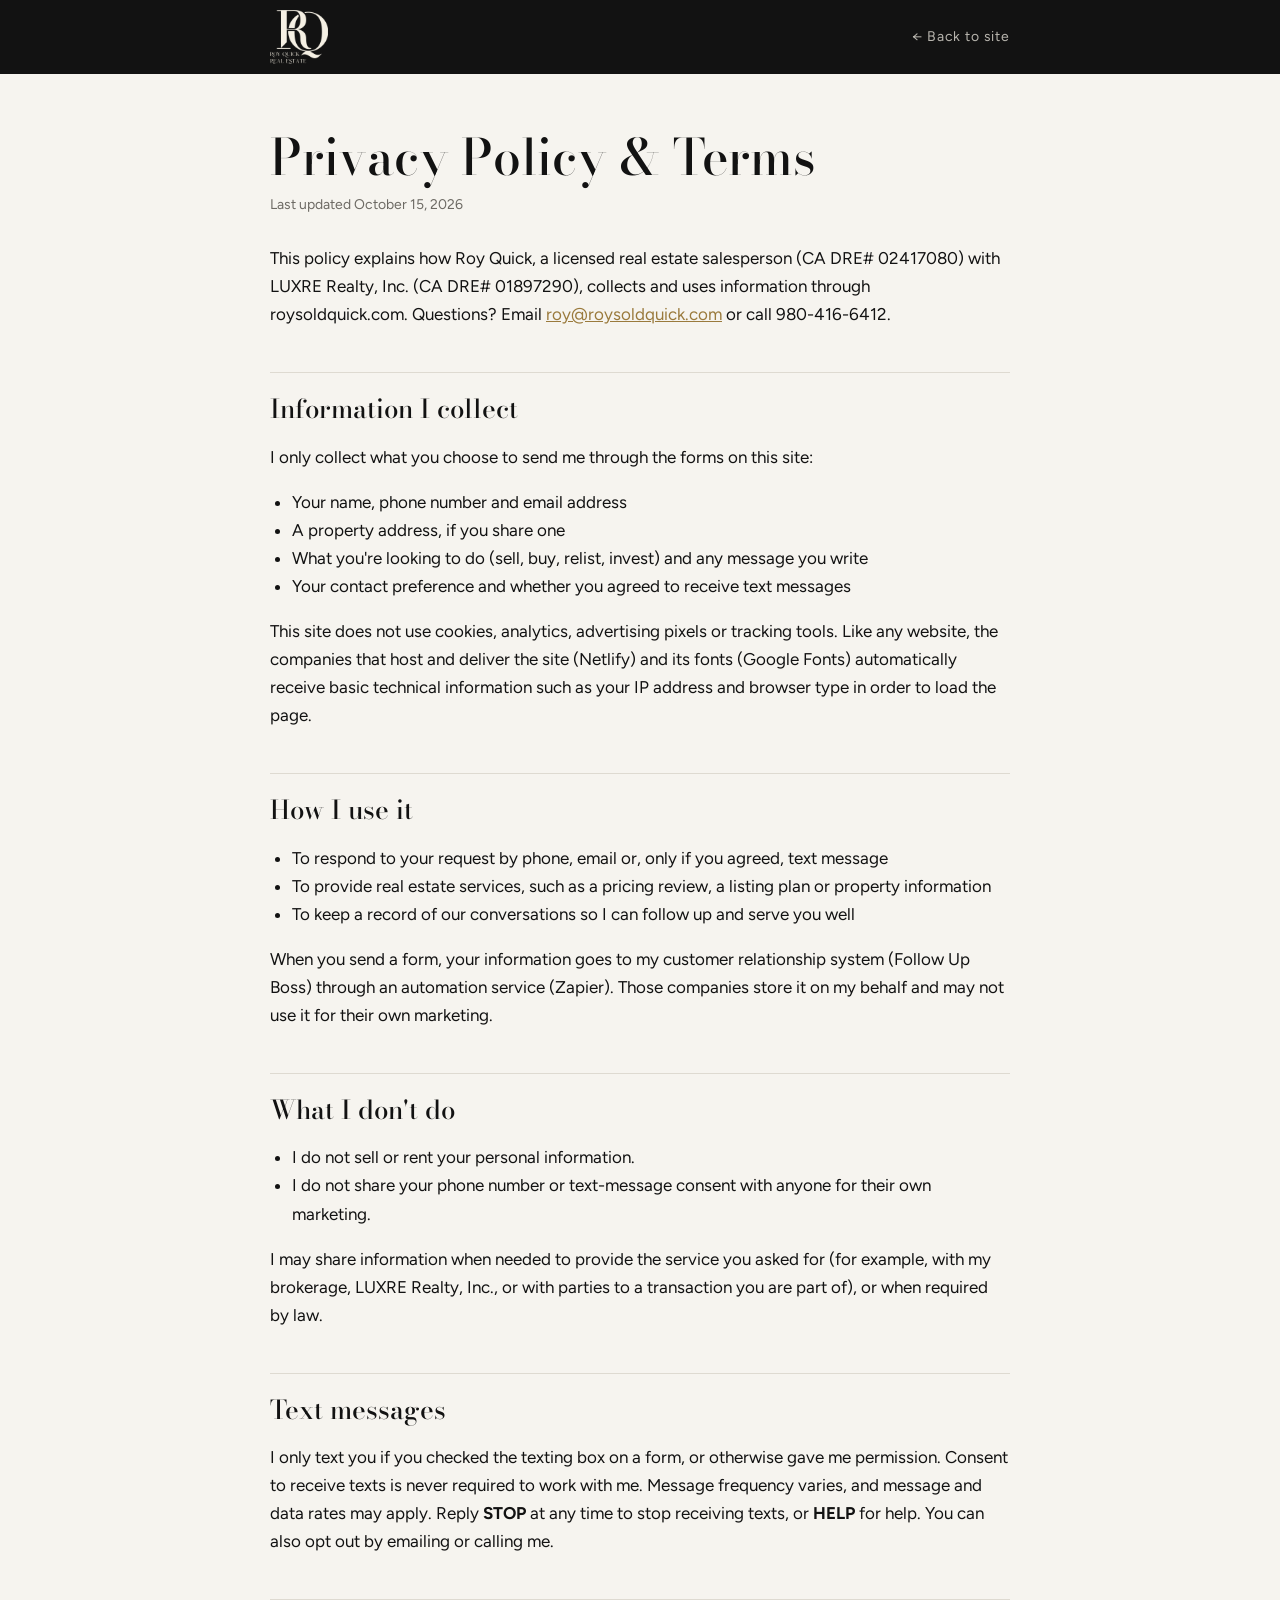
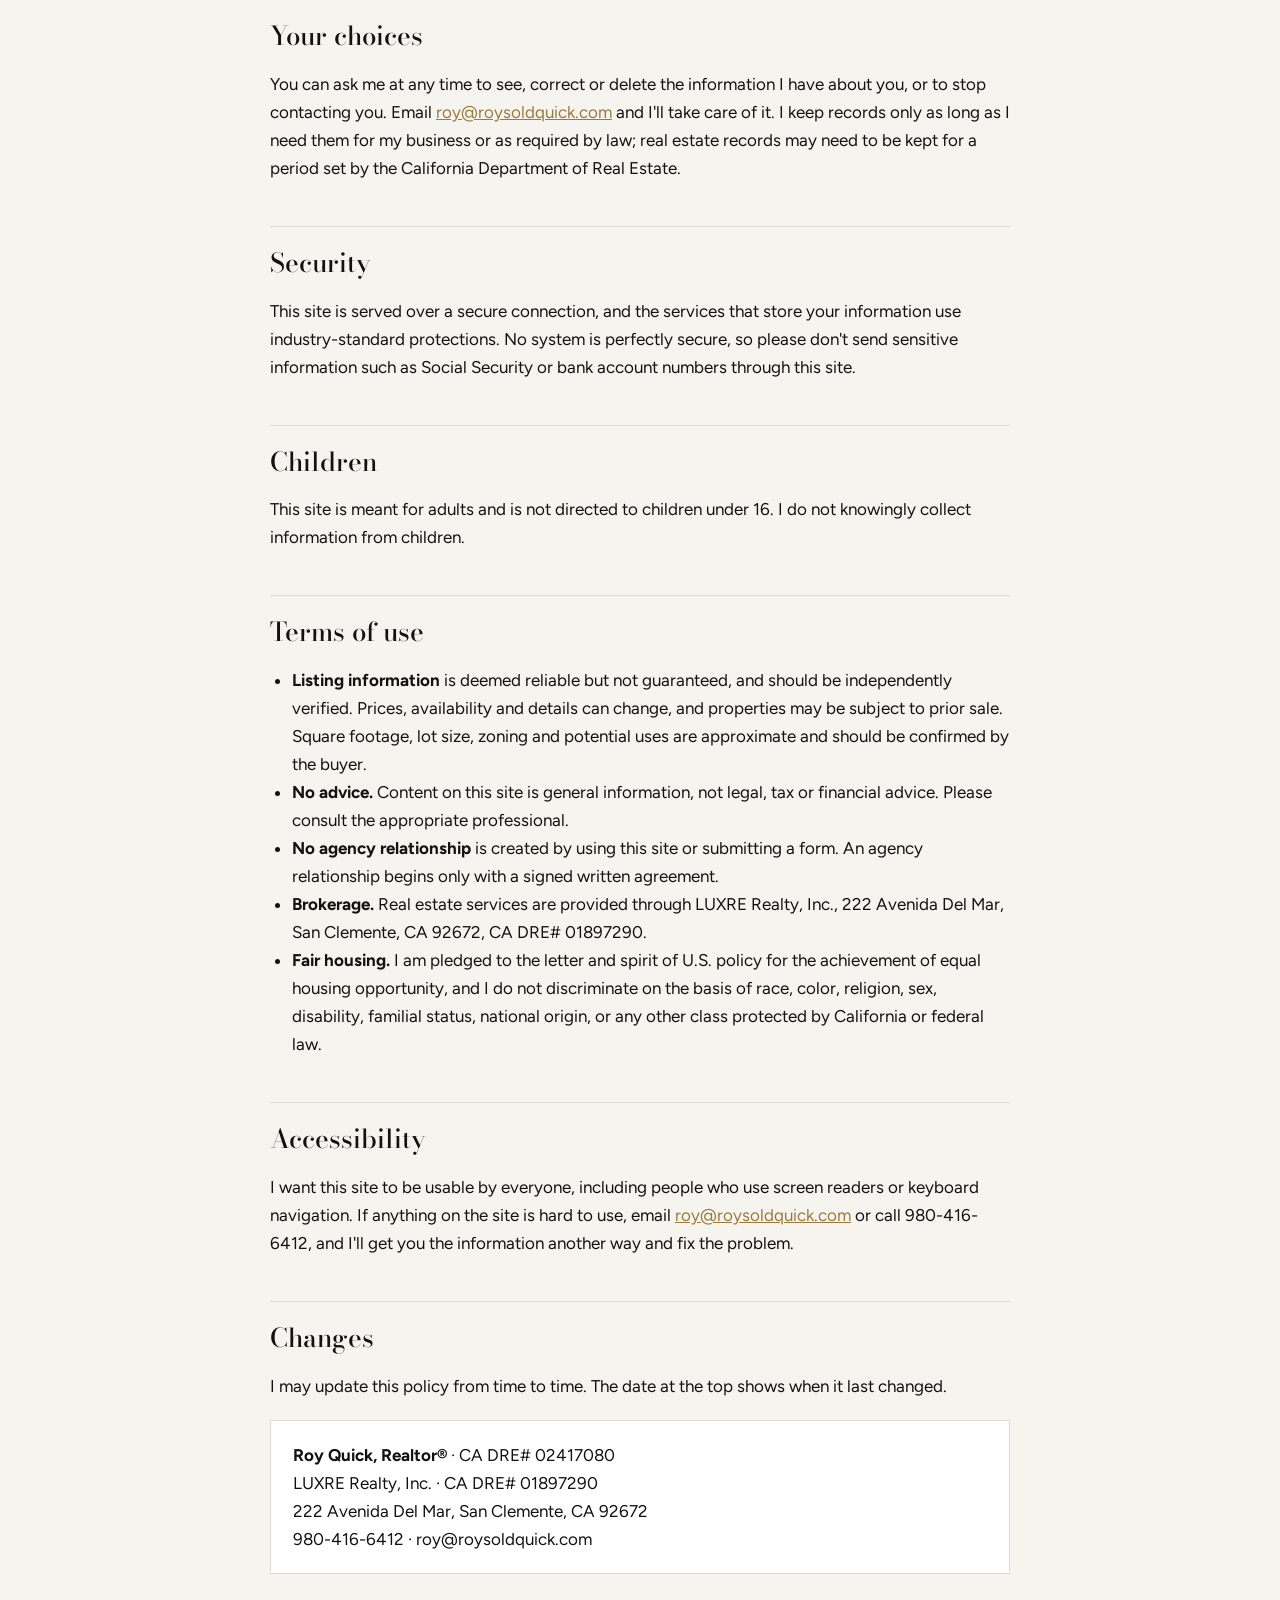
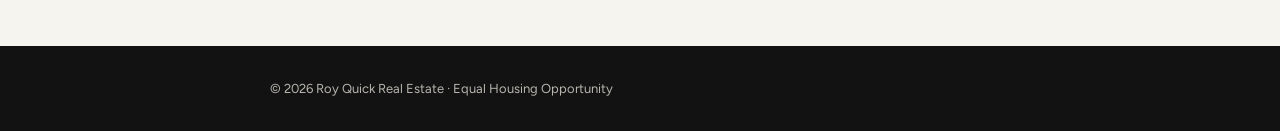
<file: privacy.html>
<!doctype html>
<html lang="en">
<head>
<meta charset="utf-8">
<meta name="viewport" content="width=device-width, initial-scale=1, viewport-fit=cover">
<title>Privacy Policy &amp; Terms | Roy Quick Real Estate</title>
<meta name="robots" content="index,follow">
<link rel="icon" type="image/png" href="logo-dark.png">
<link rel="preconnect" href="https://fonts.googleapis.com">
<link rel="preconnect" href="https://fonts.gstatic.com" crossorigin>
<link rel="stylesheet" href="https://fonts.googleapis.com/css2?family=Bodoni+Moda:opsz,wght@6..96,400..600&family=Figtree:wght@400;600&display=swap">
<style>
:root{--ink:#121212;--bone:#f6f4ef;--stone:#6d6a64;--line:#dedad1;--gold:#c6a15b;--gold-deep:#9a7a3c;--mist:#b8b5ae;
  --display:"Bodoni Moda","Didot","Bodoni 72",Georgia,serif;--body:"Figtree","Helvetica Neue",Arial,sans-serif}
*{box-sizing:border-box}
body{margin:0;background:var(--bone);color:var(--ink);font:400 17px/1.65 var(--body)}
a{color:var(--gold-deep)}
:focus-visible{outline:2px solid var(--gold);outline-offset:3px}
header{background:var(--ink)}
header .in,main,footer .in{max-width:780px;margin:0 auto;padding-left:max(20px,env(safe-area-inset-left,0px));padding-right:max(20px,env(safe-area-inset-right,0px))}
header .in{display:flex;align-items:center;justify-content:space-between;padding-block:10px}
header img{height:54px;width:auto;display:block}
header a.back{color:var(--mist);text-decoration:none;font-size:14px;letter-spacing:.06em}
main{padding-block:56px 72px}
h1{font:500 clamp(34px,5vw,50px)/1.1 var(--display);margin:0 0 8px;text-wrap:balance}
h2{font:500 26px/1.25 var(--display);margin:44px 0 10px;padding-top:20px;border-top:1px solid var(--line)}
p,li{max-width:68ch}
ul{padding-left:22px}
.updated{color:var(--stone);font-size:14px;margin:0 0 28px}
.box{background:#fff;border:1px solid var(--line);padding:20px 22px;margin-top:20px}
footer{background:var(--ink);color:var(--mist);font-size:13px}
footer .in{padding-block:32px}
</style>
</head>
<body>
<header><div class="in"><a href="/" aria-label="Roy Quick Real Estate home"><img src="logo-light.png" alt="Roy Quick Real Estate"></a><a class="back" href="/">← Back to site</a></div></header>
<main>
<h1>Privacy Policy &amp; Terms</h1>
<p class="updated">Last updated October 15, 2026</p>
<p>This policy explains how Roy Quick, a licensed real estate salesperson (CA DRE# 02417080) with LUXRE Realty, Inc. (CA DRE# 01897290), collects and uses information through roysoldquick.com. Questions? Email <a href="mailto:roy@roysoldquick.com">roy@roysoldquick.com</a> or call 980-416-6412.</p>

<h2>Information I collect</h2>
<p>I only collect what you choose to send me through the forms on this site:</p>
<ul>
<li>Your name, phone number and email address</li>
<li>A property address, if you share one</li>
<li>What you're looking to do (sell, buy, relist, invest) and any message you write</li>
<li>Your contact preference and whether you agreed to receive text messages</li>
</ul>
<p>This site does not use cookies, analytics, advertising pixels or tracking tools. Like any website, the companies that host and deliver the site (Netlify) and its fonts (Google Fonts) automatically receive basic technical information such as your IP address and browser type in order to load the page.</p>

<h2>How I use it</h2>
<ul>
<li>To respond to your request by phone, email or, only if you agreed, text message</li>
<li>To provide real estate services, such as a pricing review, a listing plan or property information</li>
<li>To keep a record of our conversations so I can follow up and serve you well</li>
</ul>
<p>When you send a form, your information goes to my customer relationship system (Follow Up Boss) through an automation service (Zapier). Those companies store it on my behalf and may not use it for their own marketing.</p>

<h2>What I don't do</h2>
<ul>
<li>I do not sell or rent your personal information.</li>
<li>I do not share your phone number or text-message consent with anyone for their own marketing.</li>
</ul>
<p>I may share information when needed to provide the service you asked for (for example, with my brokerage, LUXRE Realty, Inc., or with parties to a transaction you are part of), or when required by law.</p>

<h2 id="texts">Text messages</h2>
<p>I only text you if you checked the texting box on a form, or otherwise gave me permission. Consent to receive texts is never required to work with me. Message frequency varies, and message and data rates may apply. Reply <strong>STOP</strong> at any time to stop receiving texts, or <strong>HELP</strong> for help. You can also opt out by emailing or calling me.</p>

<h2>Your choices</h2>
<p>You can ask me at any time to see, correct or delete the information I have about you, or to stop contacting you. Email <a href="mailto:roy@roysoldquick.com">roy@roysoldquick.com</a> and I'll take care of it. I keep records only as long as I need them for my business or as required by law; real estate records may need to be kept for a period set by the California Department of Real Estate.</p>

<h2>Security</h2>
<p>This site is served over a secure connection, and the services that store your information use industry-standard protections. No system is perfectly secure, so please don't send sensitive information such as Social Security or bank account numbers through this site.</p>

<h2>Children</h2>
<p>This site is meant for adults and is not directed to children under 16. I do not knowingly collect information from children.</p>

<h2>Terms of use</h2>
<ul>
<li><strong>Listing information</strong> is deemed reliable but not guaranteed, and should be independently verified. Prices, availability and details can change, and properties may be subject to prior sale. Square footage, lot size, zoning and potential uses are approximate and should be confirmed by the buyer.</li>
<li><strong>No advice.</strong> Content on this site is general information, not legal, tax or financial advice. Please consult the appropriate professional.</li>
<li><strong>No agency relationship</strong> is created by using this site or submitting a form. An agency relationship begins only with a signed written agreement.</li>
<li><strong>Brokerage.</strong> Real estate services are provided through LUXRE Realty, Inc., 222 Avenida Del Mar, San Clemente, CA 92672, CA DRE# 01897290.</li>
<li><strong>Fair housing.</strong> I am pledged to the letter and spirit of U.S. policy for the achievement of equal housing opportunity, and I do not discriminate on the basis of race, color, religion, sex, disability, familial status, national origin, or any other class protected by California or federal law.</li>
</ul>

<h2 id="accessibility">Accessibility</h2>
<p>I want this site to be usable by everyone, including people who use screen readers or keyboard navigation. If anything on the site is hard to use, email <a href="mailto:roy@roysoldquick.com">roy@roysoldquick.com</a> or call 980-416-6412, and I'll get you the information another way and fix the problem.</p>

<h2>Changes</h2>
<p>I may update this policy from time to time. The date at the top shows when it last changed.</p>

<div class="box"><strong>Roy Quick, Realtor®</strong> · CA DRE# 02417080<br>LUXRE Realty, Inc. · CA DRE# 01897290<br>222 Avenida Del Mar, San Clemente, CA 92672<br>980-416-6412 · roy@roysoldquick.com</div>
</main>
<footer><div class="in">© 2026 Roy Quick Real Estate · Equal Housing Opportunity</div></footer>
</body>
</html>
</file>
